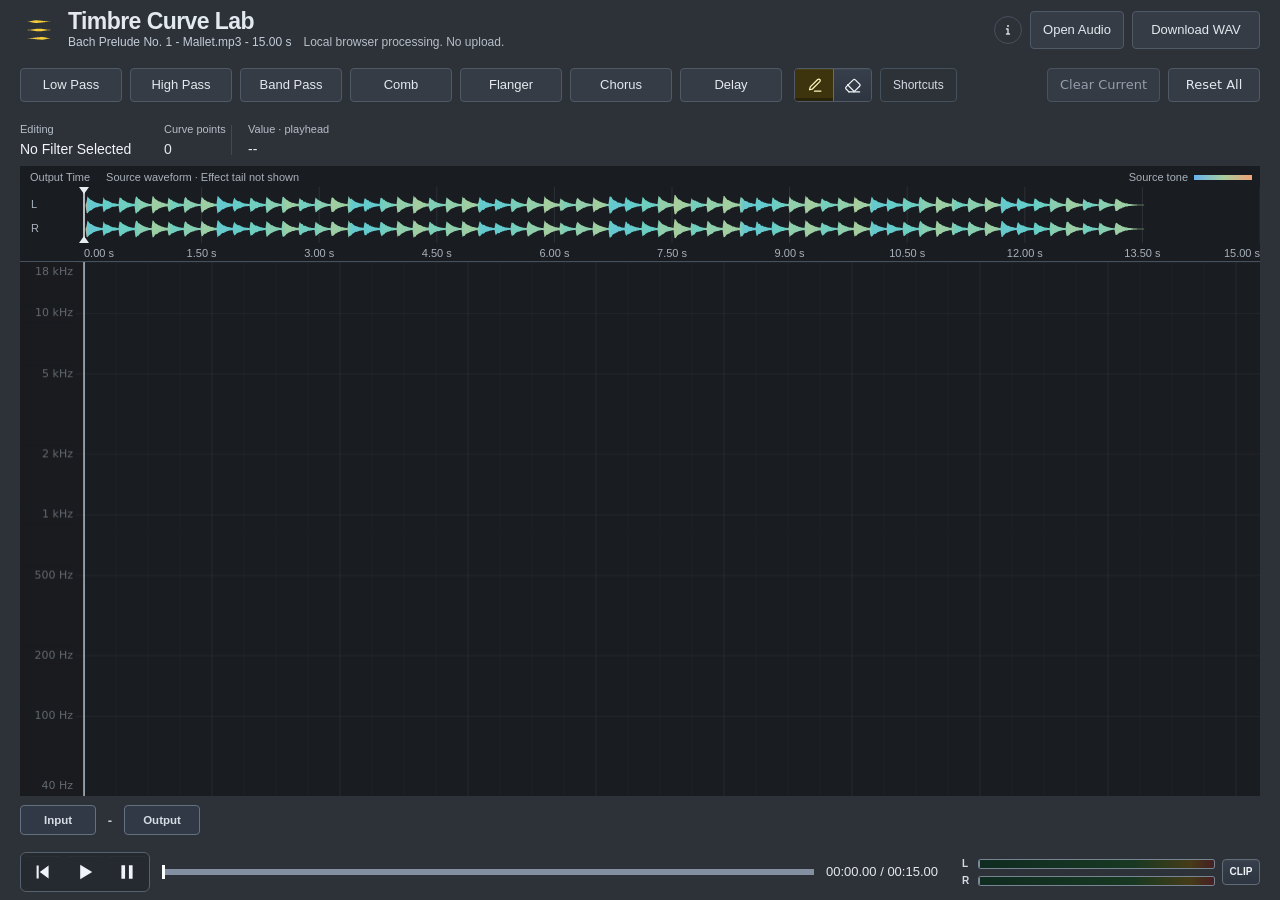
<file: index.html>
<!doctype html>
<html lang="en">
  <head>
    <meta charset="utf-8">
    <meta name="viewport" content="width=device-width, initial-scale=1">
    <title>Timbre Curve Lab</title>
    <link rel="icon" type="image/svg+xml" href="assets/identity/timbre-micro.svg?v=hub-v0.10">
    <link rel="stylesheet" href="assets/identity/tokens.css?v=hub-v0.10">
    <link rel="stylesheet" href="src/styles.css?v=20261018-chain-insert2">
    <link rel="stylesheet" href="src/common-transport.css?v=20261013-1">
    <link rel="stylesheet" href="src/curve-actions.css?v=20261014-family1">
    <link rel="stylesheet" href="src/file-help.css?v=20261014-family1">
    <link rel="stylesheet" href="src/parameter-help.css?v=20261014-family1">
    <link rel="stylesheet" href="src/studio-theme.css?v=20261015-family1">
    <link rel="stylesheet" href="src/button-states.css?v=20261015-2">
  <link rel="stylesheet" href="src/value-strip.css?v=20261015-1">
  <link rel="stylesheet" href="src/functional-surfaces.css?v=20261015-timbre8">
    <link rel="stylesheet" href="src/transport-polish.css?v=20261015-2">
  <link rel="stylesheet" href="src/transport-surface.css?v=20261015-2">
  <link rel="stylesheet" href="src/brand-layout.css?v=20261015-1">
    <link rel="stylesheet" href="src/readout-layout.css?v=20261028-toolbar-engine1">
    <link rel="stylesheet" href="src/header-rhythm.css?v=20261015-1">
    <link rel="stylesheet" href="src/typography.css?v=20261015-family1">
  <link rel="stylesheet" href="src/quiet-ui.css?v=20261023-family1">
    <link rel="stylesheet" href="src/refined-ui.css?v=20261026-graphite1">
</head>
  <body>
    <main class="app">
      <header class="topbar">
        <div class="brand">
          <img class="brandMark" src="assets/identity/timbre-symbol.svg?v=hub-v0.10" width="48" height="48" alt="" aria-hidden="true">
          <div class="brandCopy">
            <h1><span>Timbre </span><span class="brandAccent">Curve Lab</span></h1>
            <p class="tagline">Draw filter color onto sound.</p>
            <p class="statusLine"><span id="fileStatus">No audio loaded</span><span class="privacyNote">Local browser processing. No upload.</span></p>

          </div>
        </div>
        <div class="transport">
          <details id="fileHelp" class="fileHelp">
            <summary aria-label="Audio file and export information" title="Audio file and export information"><svg width="16" height="16" viewBox="0 0 16 16" fill="none" aria-hidden="true"><circle cx="8" cy="4" r="1" fill="currentColor"/><path d="M6.5 7h1.5v5m-1.5 0h3" stroke="currentColor" stroke-width="1.4" stroke-linecap="round" stroke-linejoin="round"/></svg></summary>
            <div class="fileHelpPanel">
              <strong>Files &amp; export</strong>
              <dl>
                <dt>Input</dt><dd>WAV, MP3 recommended.</dd>
                <dt>AIFF</dt><dd>Mono/stereo 16/24-bit PCM (8–192 kHz), converted locally on import. AIFF-C is not supported.</dd>
                <dt>AIFF limits</dt><dd>128 MiB file / converted WAV; 192 MiB decoded audio. Other formats depend on browser memory.</dd>
                <dt>Output</dt><dd>Source up to 3 min, plus effect tail · Stereo · 48 kHz / 24-bit WAV.</dd>
                <dt>Processing</dt><dd>Timbre Filter</dd>
              </dl>
              <p>Short excerpts recommended. Use one Lab at a time for heavy processing.</p>
            </div>
          </details>
          <label class="fileButton">
            Open Audio
            <input id="fileInput" type="file" accept="audio/*,.aif,.aiff,.aifc">
          </label>
          <span class="exportStatus" role="status" aria-label="Export status" hidden><strong id="downloadReadout"></strong></span>
<button id="downloadButton" type="button" disabled title="Source up to 3 min, plus effect tail · Stereo · 48 kHz / 24-bit WAV.">Download WAV</button>
        </div>
      </header>

      <section class="editor">
        <div class="effectBar">
          <div class="effectChain" aria-label="Effect chain">
            <button id="lowpassMode" class="effectModule lowpassModule" type="button" data-parameter-help aria-describedby="lowpassModeHelp">Low Pass</button>
            <button id="highpassMode" class="effectModule highpassModule" type="button" data-parameter-help aria-describedby="highpassModeHelp">High Pass</button>
            <button id="bandpassMode" class="effectModule bandpassModule" type="button" data-parameter-help aria-describedby="bandpassModeHelp">Band Pass</button>
            <button id="combMode" class="effectModule combModule" type="button" data-parameter-help aria-describedby="combModeHelp">Comb</button>
            <button id="flangerMode" class="effectModule flangerModule" type="button" data-parameter-help aria-describedby="flangerModeHelp">Flanger</button>
            <button id="chorusMode" class="effectModule chorusModule" type="button" data-parameter-help aria-describedby="chorusModeHelp">Chorus</button>
            <button id="delayMode" class="effectModule delayModule" type="button" data-parameter-help aria-describedby="delayModeHelp">Delay</button>
            <div class="editingToolGroup">
              <div class="toolToggle" role="group" aria-label="Curve editing tool">
                <button id="penTool" class="active" type="button" aria-label="Pen" aria-pressed="true" title="Pen: add or move points. Shift-drag a point and following points vertically; X stays fixed. Esc cancels the group drag.">
                  <svg xmlns="http://www.w3.org/2000/svg" width="17" height="17" viewBox="0 0 24 24" fill="none" stroke="currentColor" stroke-width="2" stroke-linecap="round" stroke-linejoin="round" aria-hidden="true"><path d="M12 20h9"/><path d="M16.5 3.5a2.121 2.121 0 0 1 3 3L9 17l-4 1 1-4Z"/></svg>
                </button>
                <button id="eraserTool" type="button" aria-label="Eraser" aria-pressed="false" title="Eraser: click a point to delete. Mac: Option-click; PC: Ctrl-click">
                  <svg xmlns="http://www.w3.org/2000/svg" width="17" height="17" viewBox="0 0 24 24" fill="none" stroke="currentColor" stroke-width="2" stroke-linecap="round" stroke-linejoin="round" aria-hidden="true"><path d="m7 21-4-4a2 2 0 0 1 0-3L13 4a2 2 0 0 1 3 0l6 6a2 2 0 0 1 0 3l-8 8"/><path d="M22 21H7"/><path d="m5 11 9 9"/></svg>
                </button>
              </div>
              <details id="shortcutHelp" class="fileHelp shortcutHelp">
                <summary title="Existing shortcuts by editing area">Shortcuts</summary>
                <div class="fileHelpPanel" aria-label="Keyboard shortcuts"><strong>Keyboard shortcuts</strong><h3>Curve editing</h3><dl><dt>Shift-drag</dt><dd>Move this and following points vertically. X stays fixed.</dd><dt>Option-click</dt><dd>Mac: delete a point. PC: Ctrl-click. Endpoints stay protected.</dd><dt>Esc</dt><dd>Cancel the pending Shift group drag.</dd></dl><h3>Effect chain · effect block focused</h3><dl><dt>Option/Alt + ← / →</dt><dd>Move the focused effect earlier or later in the chain.</dd></dl><h3>Playback</h3><dl><dt>Space</dt><dd>Play/pause outside inputs, selectors and help.</dd><dt>← / →</dt><dd>Source waveform guide focused: seek 1 s; Shift: 0.1 s. Home / End: boundaries.</dd></dl><p>Values describe the current Preview/playhead, not a selected point. Effect enabled and currently edited are separate states. Esc closes this guide.</p></div>
              </details>
            </div>
          </div>
          <div class="curveActions">
            <button id="clearCurveButton" type="button">Clear Current</button>
            <button id="resetButton" type="button">Reset All</button>
          </div>
        </div>
        <div id="parameterBar" class="parameterBar" aria-label="Effect parameters" hidden>
          <button id="bandpassCenterParam" class="parameterButton wideParameter" type="button" data-parameter-help aria-describedby="bandpassCenterParamHelp">Center Frequency</button>
          <button id="bandpassWidthParam" class="parameterButton" type="button" data-parameter-help aria-describedby="bandpassWidthParamHelp">Width</button>
          <button id="combDelayParam" class="parameterButton wideParameter" type="button" data-parameter-help aria-describedby="combDelayParamHelp">Delay Time</button>
          <button id="combFeedbackParam" class="parameterButton" type="button" data-parameter-help aria-describedby="combFeedbackParamHelp">Feedback</button>
          <button id="combMixParam" class="parameterButton" type="button" data-parameter-help aria-describedby="combMixParamHelp">Amount</button>
          <button id="flangerDelayParam" class="parameterButton wideParameter" type="button" data-parameter-help aria-describedby="flangerDelayParamHelp">Delay Time</button>
          <button id="flangerDepthParam" class="parameterButton" type="button" data-parameter-help aria-describedby="flangerDepthParamHelp">Depth</button>
          <button id="flangerRateParam" class="parameterButton" type="button" data-parameter-help aria-describedby="flangerRateParamHelp">Rate</button>
          <button id="flangerFeedbackParam" class="parameterButton" type="button" data-parameter-help aria-describedby="flangerFeedbackParamHelp">Feedback</button>
          <button id="flangerMixParam" class="parameterButton" type="button" data-parameter-help aria-describedby="flangerMixParamHelp">Mix</button>
          <button id="chorusDelayParam" class="parameterButton wideParameter" type="button" data-parameter-help aria-describedby="chorusDelayParamHelp">Delay Time</button>
          <button id="chorusDepthParam" class="parameterButton" type="button" data-parameter-help aria-describedby="chorusDepthParamHelp">Depth</button>
          <button id="chorusRateParam" class="parameterButton" type="button" data-parameter-help aria-describedby="chorusRateParamHelp">Rate</button>
          <button id="chorusMixParam" class="parameterButton" type="button" data-parameter-help aria-describedby="chorusMixParamHelp">Mix</button>
          <button id="delayTimeParam" class="parameterButton wideParameter" type="button" data-parameter-help aria-describedby="delayTimeParamHelp">Delay Time</button>
          <button id="delayFeedbackParam" class="parameterButton" type="button" data-parameter-help aria-describedby="delayFeedbackParamHelp">Feedback</button>
          <button id="delayMixParam" class="parameterButton" type="button" data-parameter-help aria-describedby="delayMixParamHelp">Mix</button>
        </div>
        <div id="parameterLegend" class="parameterLegend" aria-label="Current parameter ranges"></div>
        <div class="panel currentValues contextReadouts" aria-label="Current parameter values">
          <div class="readout primaryReadout"><span>Editing</span><strong id="modeReadout">Low Pass</strong></div>
          <div class="readout editContextEnd"><span>Curve points</span><strong id="pointsReadout">2</strong></div>
          <div class="readout"><span id="valueBasisLabel" title="Playing: Preview engine value. Stopped: curve target or effective-depth value at the output playhead. Not the selected point.">Value · playhead</span><strong id="cutoffReadout" title="Playing: preview engine value. Stopped: curve target at the playhead.">1.0 kHz</strong></div>
        </div>
        <div class="outputWaveFrame">
          <canvas id="outputWaveCanvas" width="1400" height="96" role="slider" tabindex="0"
            aria-label="Output time position on the original source waveform. Click or drag to seek; effect tails are not shown"
            aria-valuemin="0" aria-valuemax="100" aria-valuenow="0" aria-disabled="true"
            title="Source waveform, not processed audio. Color: blue (lower-frequency character) to peach (higher-frequency character). Delay tails are not shown. Click or drag to seek."></canvas>
        </div>
        <div class="canvasFrame">
          <canvas id="waveCanvas" width="1400" height="620" aria-label="Curve editor. Click to add or drag to move. Shift-drag a point and following points vertically with X fixed. Esc cancels. Mac Option-click deletes; PC Ctrl-click."></canvas>
        </div>


        <div id="chainDiagram" class="chainDiagram" aria-label="Current effect order"></div>
      </section>

      <footer class="playbackBar" aria-label="Playback and output monitoring">
        <div class="bottomTransport" aria-label="Transport controls">
          <button id="rewindButton" type="button" aria-label="Return to start" title="Return to start" disabled></button>
          <button id="playButton" type="button" aria-label="Play" title="Play · Space" disabled>Play</button>
          <button id="stopButton" type="button" aria-label="Pause" title="Pause · Space" disabled>Pause</button>
        </div>
        <input id="playbackScrubber" type="range" min="0" max="1" step="0.0001" value="0" aria-label="Output playback position" disabled>
        <output id="timeStatus" aria-live="off">00:00.00 / 00:00.00</output>
        <section class="outputMeter" aria-label="Stereo output level">
          <div class="meterChannels">
            <div class="meterRow" data-meter-channel="0">
              <span class="meterChannelLabel">L</span>
              <div class="meterTrack" aria-hidden="true">
                <div class="meterRms"></div>
                <div class="meterPeak"></div>
                <div class="meterHold"></div>
              </div>
              <span class="meterValue">-∞</span>
            </div>
            <div class="meterRow" data-meter-channel="1">
              <span class="meterChannelLabel">R</span>
              <div class="meterTrack" aria-hidden="true">
                <div class="meterRms"></div>
                <div class="meterPeak"></div>
                <div class="meterHold"></div>
              </div>
              <span class="meterValue">-∞</span>
            </div>
          </div>
          <button id="meterClipButton" class="meterClip" type="button" aria-pressed="false" title="Clear the held clip indicator">CLIP</button>
        </section>
      </footer>
    </main>

    <script src="src/file-help.js?v=20261028-family-guide1" type="module"></script>
    <script src="src/app.js?v=20261029-input-validation1" type="module"></script>
  <div id="lowpassModeHelp" class="parameterHelp" role="tooltip" hidden><strong>Low Pass · 40 Hz–18 kHz</strong><span>Set the cutoff frequency. Attenuates frequencies above it. The upper limit is reduced at lower processing sample rates.</span><span class="helpState"></span></div>
<div id="highpassModeHelp" class="parameterHelp" role="tooltip" hidden><strong>High Pass · 40 Hz–18 kHz</strong><span>Set the cutoff frequency. Attenuates frequencies below it. The upper limit is reduced at lower processing sample rates.</span><span class="helpState"></span></div>
<div id="bandpassModeHelp" class="parameterHelp" role="tooltip" hidden><strong>Band Pass</strong><span>Keep a band around the center frequency. Edit Center Frequency and Width separately.</span><span class="helpState"></span></div>
<div id="combModeHelp" class="parameterHelp" role="tooltip" hidden><strong>Comb</strong><span>Combine the original with a delayed, recirculating signal for resonant comb filtering.</span><span class="helpState"></span></div>
<div id="flangerModeHelp" class="parameterHelp" role="tooltip" hidden><strong>Flanger</strong><span>Sweep a short delay to create moving comb-filter notches. Edit delay, depth, rate, feedback and mix.</span><span class="helpState"></span></div>
<div id="chorusModeHelp" class="parameterHelp" role="tooltip" hidden><strong>Chorus</strong><span>Modulate delayed voices to thicken the sound. Edit delay, depth, rate and mix.</span><span class="helpState"></span></div>
<div id="delayModeHelp" class="parameterHelp" role="tooltip" hidden><strong>Delay</strong><span>Create repeating echoes. Edit delay time, feedback and mix.</span><span class="helpState"></span></div>
<div id="bandpassCenterParamHelp" class="parameterHelp" role="tooltip" hidden><strong>Center Frequency · 40 Hz–18 kHz</strong><span>Move the center of the band-pass filter. The upper limit is reduced at lower processing sample rates.</span><span class="helpState"></span></div>
<div id="bandpassWidthParamHelp" class="parameterHelp" role="tooltip" hidden><strong>Width · 0–100%</strong><span>Widen the pass band: 0% is narrow (Q 12), 100% is wide (Q 0.5). The filter remains active at every width.</span><span class="helpState"></span></div>
<div id="combDelayParamHelp" class="parameterHelp" role="tooltip" hidden><strong>Comb Delay · 0.5–100 ms</strong><span>Set the delay that determines the spacing of comb resonances.</span><span class="helpState"></span></div>
<div id="combFeedbackParamHelp" class="parameterHelp" role="tooltip" hidden><strong>Comb Feedback · 0–0.95</strong><span>Return part of the delayed signal into the delay. Higher values sustain resonances longer.</span><span class="helpState"></span></div>
<div id="combMixParamHelp" class="parameterHelp" role="tooltip" hidden><strong>Comb Amount · 0–100%</strong><span>0% is the original signal. 100% is the comb-filtered signal, which itself includes original and delayed sound.</span><span class="helpState"></span></div>
<div id="flangerDelayParamHelp" class="parameterHelp" role="tooltip" hidden><strong>Flanger Delay · 0.5–10 ms</strong><span>Set the center delay for the modulation sweep.</span><span class="helpState"></span></div>
<div id="flangerDepthParamHelp" class="parameterHelp" role="tooltip" hidden><strong>Flanger Depth · 0–10 ms</strong><span>Requested sweep depth. Effective depth is limited to Delay minus 0.25 ms.</span><span class="helpState"></span></div>
<div id="flangerRateParamHelp" class="parameterHelp" role="tooltip" hidden><strong>Flanger Rate · 0.02–5 Hz</strong><span>Set how many modulation cycles occur each second.</span><span class="helpState"></span></div>
<div id="flangerFeedbackParamHelp" class="parameterHelp" role="tooltip" hidden><strong>Flanger Feedback · 0–0.85</strong><span>Recirculate delayed sound to strengthen the resonant sweep.</span><span class="helpState"></span></div>
<div id="flangerMixParamHelp" class="parameterHelp" role="tooltip" hidden><strong>Flanger Mix · 0–100%</strong><span>Balance original and delayed sound: 0% original, 100% wet.</span><span class="helpState"></span></div>
<div id="chorusDelayParamHelp" class="parameterHelp" role="tooltip" hidden><strong>Chorus Delay · 10–35 ms</strong><span>Set the base delay of the chorus voices.</span><span class="helpState"></span></div>
<div id="chorusDepthParamHelp" class="parameterHelp" role="tooltip" hidden><strong>Chorus Depth · 0–20 ms</strong><span>Requested sweep depth. Effective depth is limited to Delay minus 5 ms.</span><span class="helpState"></span></div>
<div id="chorusRateParamHelp" class="parameterHelp" role="tooltip" hidden><strong>Chorus Rate · 0.02–3 Hz</strong><span>Set the chorus modulation speed in cycles per second.</span><span class="helpState"></span></div>
<div id="chorusMixParamHelp" class="parameterHelp" role="tooltip" hidden><strong>Chorus Mix · 0–100%</strong><span>Balance original and chorus sound: 0% original, 100% wet.</span><span class="helpState"></span></div>
<div id="delayTimeParamHelp" class="parameterHelp" role="tooltip" hidden><strong>Delay Time · 100 ms–1.5 s</strong><span>Set the interval between echoes.</span><span class="helpState"></span></div>
<div id="delayFeedbackParamHelp" class="parameterHelp" role="tooltip" hidden><strong>Delay Feedback · 0–0.85</strong><span>Set how much delayed sound repeats through the delay.</span><span class="helpState"></span></div>
<div id="delayMixParamHelp" class="parameterHelp" role="tooltip" hidden><strong>Delay Mix · 0–100%</strong><span>Balance original and echoes: 0% original, 100% wet.</span><span class="helpState"></span></div>
<script type="module" src="src/parameter-help.js?v=20261014-family1"></script>
<script src="src/value-details.js?v=20261015-1" type="module"></script>
</body>
</html>
</file>
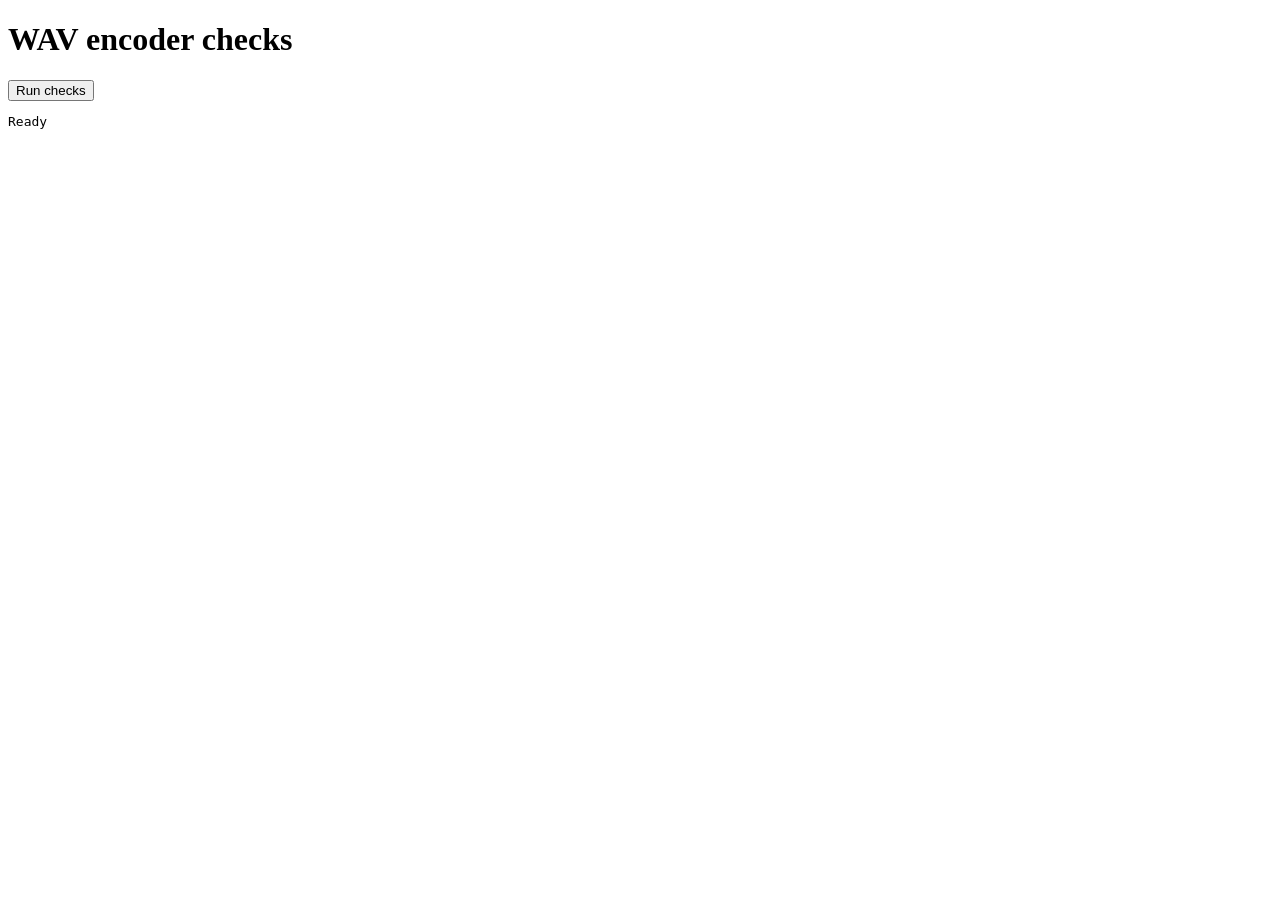
<file: tests/browser-wav-encoder.html>
<!doctype html><meta charset="utf-8"><title>WAV encoder checks</title><h1>WAV encoder checks</h1><button id="run">Run checks</button><pre id="result">Ready</pre><script type="module">
import {runEncoderTests} from './wav-encoder-suite.js';
document.querySelector('#run').onclick=async()=>{document.querySelector('#result').textContent='Running';try{const rows=await runEncoderTests();document.querySelector('#result').textContent='PASS '+rows.length+' checks\n'+rows.join('\n');}catch(e){document.querySelector('#result').textContent='FAIL '+e.stack;}};
</script>
</file>
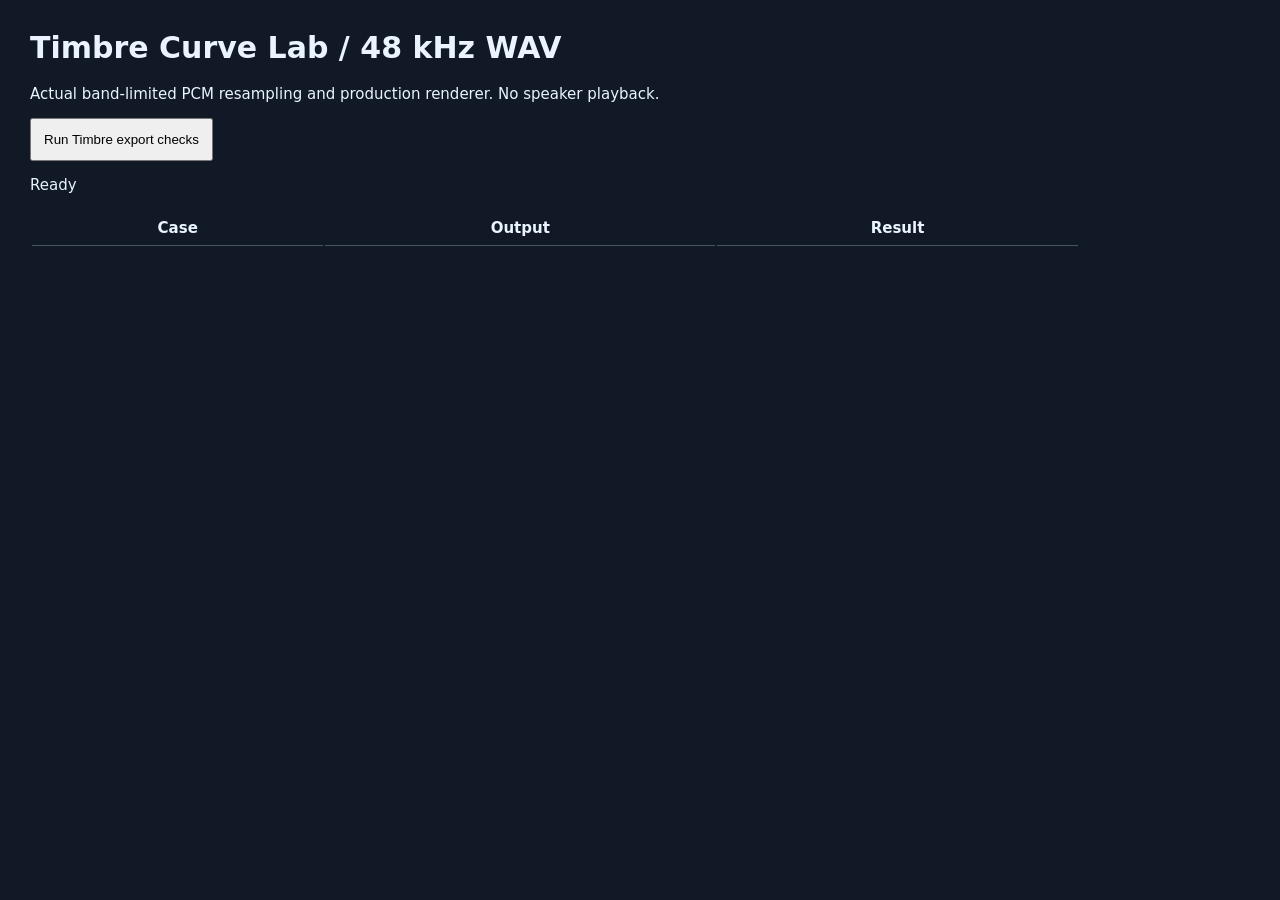
<file: tests/browser-wav-output.html>
<!doctype html><meta charset="utf-8"><title>Timbre 48 kHz WAV verification</title>
<style>body{font:15px system-ui;max-width:1050px;margin:30px;background:#101925;color:#eaf3ff}button{padding:12px}td,th{padding:8px;border-bottom:1px solid #456}table{width:100%}pre{white-space:pre-wrap}</style>
<h1>Timbre Curve Lab / 48 kHz WAV</h1><p>Actual band-limited PCM resampling and production renderer. No speaker playback.</p><button id="run">Run Timbre export checks</button><p id="status">Ready</p><table><thead><tr><th>Case</th><th>Output</th><th>Result</th></tr></thead><tbody id="rows"></tbody></table><pre id="results"></pre><script type="module" src="./browser-wav-output.js"></script>
</file>
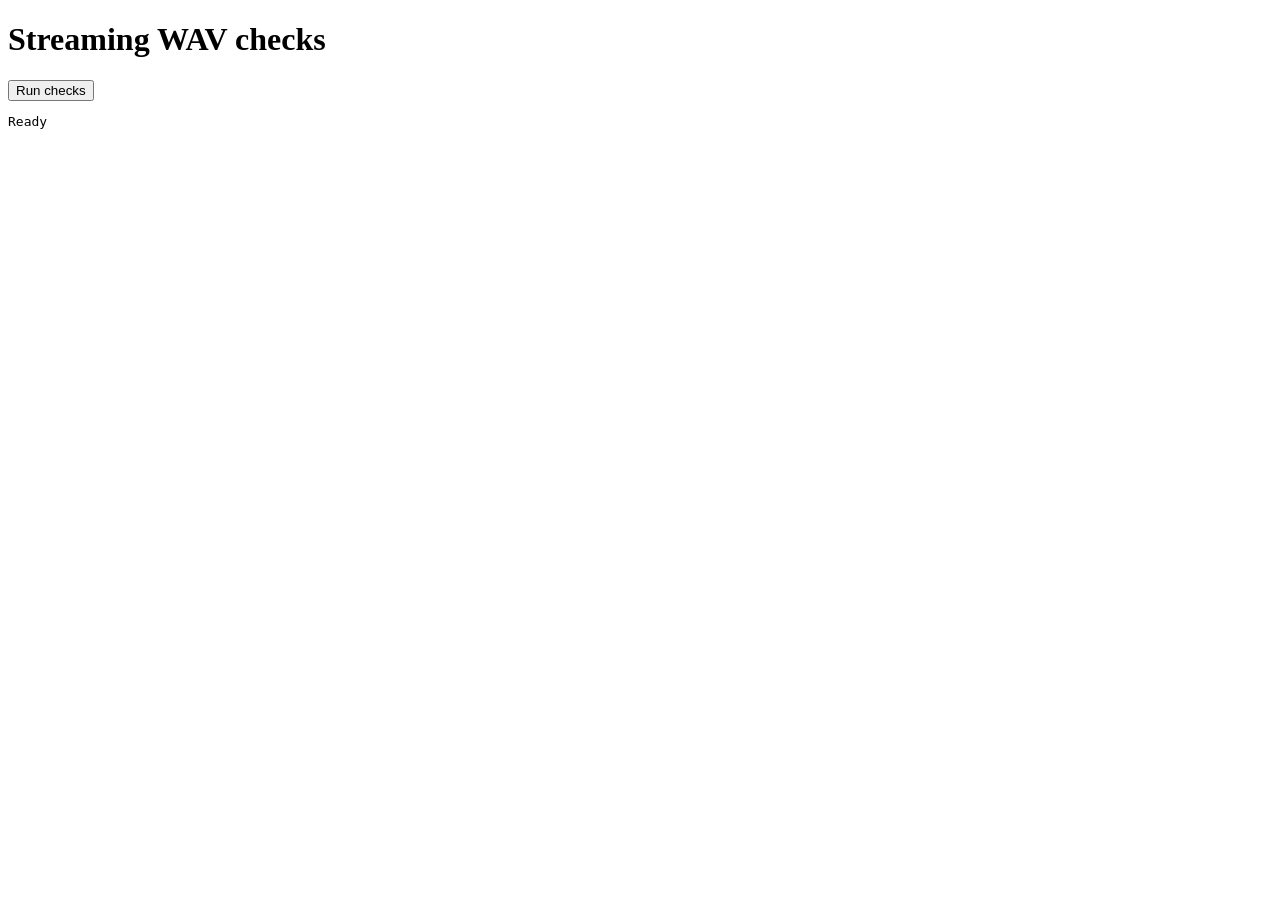
<file: tests/browser-wav-stream.html>
<!doctype html><meta charset="utf-8"><title>Streaming WAV checks</title><h1>Streaming WAV checks</h1><button id="run">Run checks</button><pre id="result">Ready</pre><script type="module">import {runStreamingTests} from './wav-stream-suite.js?v=20261006-stream-02';document.querySelector('#run').onclick=async()=>{const e=document.querySelector('#result');e.textContent='Running';try{const rows=await runStreamingTests();e.textContent='PASS '+rows.length+' checks\n'+rows.join('\n');}catch(err){e.textContent='FAIL '+err.stack;}};</script>
</file>
<file: assets/identity/tokens.css>
/* Pinned Hub v0.10 palette. Update from palette.json together. */
:root {
  --curve-lab-audio: #459BFF;
  --curve-lab-timbre: #F4CB38;
  --curve-lab-space: #A982FF;
  --curve-lab-granular: #EF4FA4;
  --curve-lab-spectral: #FF7047;
  --curve-lab-oscillator: #28CDB0;
}
</file>
<file: src/styles.css>
:root {
  color-scheme: dark;
  --cl-bg: #07111c;
  --cl-bg-deep: #050b12;
  --cl-surface: #0d1b29;
  --cl-surface-raised: #122438;
  --cl-surface-hover: #182f46;
  --cl-surface-active: #1b3751;
  --cl-border: #203a52;
  --cl-border-strong: #345672;
  --cl-text: #e8f0f6;
  --cl-text-secondary: #aabccc;
  --cl-text-muted: #71889b;
  --cl-accent: var(--curve-lab-timbre);
  --cl-accent-hover: #f7d972;
  --cl-focus: #f9e49b;
  --cl-danger: #e35d80;
  --cl-meter-green: #20d45b;
  --cl-meter-yellow: #f2d31b;
  --cl-meter-orange: #f28c18;
  --cl-meter-red: #e44747;
  --cl-meter-hold: #f4f7f9;
  --cl-radius-sm: 4px;
  --cl-radius-md: 6px;
  --cl-radius-lg: 8px;
  --cl-space-1: 4px;
  --cl-space-2: 8px;
  --cl-space-3: 12px;
  --cl-space-4: 16px;
  --cl-space-6: 24px;
  --cl-control-height: 38px;
  --cl-toolbar-height: 54px;
  --bg: var(--cl-bg);
  --surface: var(--cl-surface);
  --surface-strong: var(--cl-surface-raised);
  --line: var(--cl-border);
  --text: var(--cl-text);
  --muted: var(--cl-text-muted);
  --mint: #6de0c0;
  --top-accent: #6fa8dc;
  --top-accent-soft: #8bbce6;
  --red: #eb6f75;
  --purple: #b887f4;
  --gold: #f2b705;
  --danger: var(--cl-danger);
  font-family: system-ui, -apple-system, BlinkMacSystemFont, "Segoe UI", sans-serif;
  background: var(--cl-bg-deep);
  color: var(--cl-text);
}

* {
  box-sizing: border-box;
}

body {
  margin: 0;
  min-height: 100vh;
  min-height: 100dvh;
  overflow: auto;
  background: var(--cl-bg-deep);
}

button,
input {
  font: inherit;
}

.app {
  display: grid;
  grid-template-columns: minmax(0, 1fr);
  grid-template-rows: auto auto auto;
  align-content: start;
  min-height: 100vh;
  min-height: 100dvh;
  padding-bottom: 118px;
  padding-bottom: calc(118px + env(safe-area-inset-bottom, 0px));
}

.topbar {
  grid-column: 1 / -1;
  display: grid;
  grid-template-columns: minmax(330px, 1fr) auto;
  align-items: center;
  gap: var(--cl-space-6);
  padding: 18px var(--cl-space-6);
  border-bottom: 1px solid rgba(52, 86, 114, 0.72);
  background: #08131e;
}

.brand {
  display: grid;
  grid-template-columns: 48px minmax(0, 1fr);
  align-items: center;
  gap: var(--cl-space-3);
  min-width: 0;
}

.brandMark {
  width: 48px;
  height: 48px;
  display: block;
  object-fit: contain;
}

.brandCopy {
  min-width: 0;
}

.brand h1 {
  margin: 0;
  font-size: 25px;
  font-weight: 720;
  line-height: 1.05;
  letter-spacing: 0;
}

.brandAccent {
  color: var(--cl-accent);
}

.brand p {
  margin: 0;
}

.tagline {
  margin-top: var(--cl-space-1);
  color: var(--cl-text-secondary);
  font-size: 13px;
  line-height: 1.35;
}

.statusLine {
  display: flex;
  gap: 5px var(--cl-space-3);
  flex-wrap: wrap;
  margin-top: 3px;
  color: var(--cl-text-muted);
  font-size: 11.5px;
  line-height: 1.35;
}

.privacyNote {
  color: #77b7aa;
}

.formatNote {
  margin-top: 2px;
  color: #60798d;
  font-size: 10.5px;
  line-height: 1.35;
}

.transport {
  display: flex;
  align-items: center;
  justify-self: end;
  gap: var(--cl-space-2);
  flex-wrap: wrap;
}

button,
.fileButton {
  min-width: 74px;
  height: var(--cl-control-height);
  border: 1px solid var(--cl-border);
  background: var(--cl-surface-raised);
  color: var(--cl-text-secondary);
  border-radius: var(--cl-radius-md);
  display: inline-flex;
  align-items: center;
  justify-content: center;
  padding: 0 14px;
  font-size: 13px;
  font-weight: 620;
  line-height: 1;
  cursor: pointer;
  text-decoration: none;
  white-space: nowrap;
}

button:hover,
.fileButton:hover {
  border-color: var(--cl-border-strong);
  background: var(--cl-surface-hover);
  color: var(--cl-text);
}

button:focus-visible,
.fileButton:focus-within {
  outline: 2px solid var(--cl-focus);
  outline-offset: 2px;
}

button:active:not(:disabled),
.fileButton:active {
  background: var(--cl-surface-active);
}

#downloadButton {
  min-width: 128px;
  border-color: var(--cl-accent);
  background: color-mix(in srgb, var(--cl-accent) 38%, var(--cl-bg));
  color: #f4fbff;
}

#downloadButton:hover {
  border-color: var(--cl-accent-hover);
  background: color-mix(in srgb, var(--cl-accent) 45%, var(--cl-bg));
}

#stopButton {
  border-color: #784054;
  color: #f09ab1;
}

#stopButton:hover {
  border-color: var(--cl-danger);
  background: #321d2a;
  color: #ffc0d0;
}

#clearCurveButton {
  border-color: #4c4f5d;
}

button:disabled {
  opacity: 0.42;
  cursor: default;
}


.fileButton input {
  position: absolute;
  width: 1px;
  height: 1px;
  padding: 0;
  margin: -1px;
  overflow: hidden;
  clip-path: inset(50%);
  white-space: nowrap;
  border: 0;
}

.editor {
  min-width: 0;
  min-height: 0;
  padding: var(--cl-space-4);
  display: grid;
  align-content: start;
  gap: var(--cl-space-3);
}

.parameterLegend {
  display: flex;
  align-items: center;
  min-height: 22px;
  gap: var(--cl-space-4);
  min-width: 0;
  overflow-x: auto;
  color: var(--cl-text-muted);
  font-size: 11.5px;
  font-weight: 650;
  line-height: 1;
  white-space: nowrap;
}

.legendItem {
  flex: 0 0 auto;
  display: inline-flex;
  align-items: center;
  gap: 8px;
}

.legendSwatch {
  width: 24px;
  height: 3px;
  border-radius: 999px;
}

.canvasFrame {
  min-width: 0;
  overflow: hidden;
  border: 1px solid var(--cl-border-strong);
  border-radius: var(--cl-radius-lg);
  background: #0c1f31;
}

.outputWaveFrame {
  min-width: 0;
  overflow: hidden;
  border: 1px solid var(--cl-border-strong);
  border-radius: var(--cl-radius-lg);
  background: #0c1f31;
}

#outputWaveCanvas {
  display: block;
  width: 100%;
  height: 96px;
  background: #0c1f31;
  cursor: ew-resize;
  touch-action: none;
}

#outputWaveCanvas[aria-disabled="true"] {
  cursor: default;
}

#outputWaveCanvas:focus-visible {
  outline: 2px solid var(--cl-focus);
  outline-offset: -3px;
}

#waveCanvas {
  /* The renderer sets inline dimensions; CSS owns the visible responsive workspace. */
  width: 100% !important;
  height: clamp(220px, calc(100vh - 575px), 620px) !important;
  height: clamp(220px, calc(100dvh - 575px), 620px) !important;
  display: block;
  background: #0c1f31;
  cursor: crosshair;
}

#waveCanvas.eraseMode {
  cursor: url("eraser-cursor.svg") 5 25, crosshair;
}

.parameterBar:not([hidden]) ~ .canvasFrame #waveCanvas {
  height: clamp(215px, calc(100vh - 566px), 620px) !important;
  height: clamp(215px, calc(100dvh - 566px), 620px) !important;
}

.chainLabel {
  color: var(--cl-text-muted);
  font-size: 10px;
  font-weight: 700;
  text-transform: uppercase;
  line-height: 1;
  padding: 1px 4px 0;
}

.chainDiagram {
  display: flex;
  align-items: center;
  gap: var(--cl-space-2);
  min-width: 0;
  overflow-x: auto;
  padding: var(--cl-space-2) var(--cl-space-3);
  border: 1px solid var(--cl-border);
  border-radius: var(--cl-radius-lg);
  background: #0a1724;
}

.chainTerminal {
  flex: 0 0 auto;
  min-width: 76px;
  height: 30px;
  border: 1px solid var(--cl-border-strong);
  border-radius: var(--cl-radius-md);
  display: inline-flex;
  align-items: center;
  justify-content: center;
  color: var(--cl-text-secondary);
  background: var(--cl-surface-raised);
  font-size: 11.5px;
  font-weight: 650;
}

.chainConnector {
  flex: 0 0 auto;
  color: var(--cl-text-muted);
  font-size: 13px;
  font-weight: 700;
  line-height: 1;
  user-select: none;
}

.chainBlock {
  flex: 0 0 auto;
  cursor: grab;
  transition: transform 140ms ease, opacity 140ms ease;
}

.chainBlock:active {
  cursor: grabbing;
}

.chainBlock.dragging {
  opacity: 0.45;
  transform: scale(0.98);
}

.flangerModule.enabled,
.flangerModule.active {
  border-color: var(--purple);
  background: #2c243c;
}

.chorusModule.enabled,
.chorusModule.active {
  border-color: var(--mint);
  background: #18342f;
}

.delayModule.enabled,
.delayModule.active {
  border-color: var(--gold);
  background: #302704;
}

.effectBar {
  min-height: var(--cl-toolbar-height);
  display: flex;
  align-items: center;
  justify-content: space-between;
  gap: var(--cl-space-3);
  flex-wrap: wrap;
  padding: var(--cl-space-2) var(--cl-space-3);
  border: 1px solid var(--cl-border);
  border-radius: var(--cl-radius-lg);
  background: var(--cl-surface);
  color: var(--cl-text-muted);
  font-size: 11.5px;
}

.curveActions {
  justify-content: flex-end;
  padding-left: var(--cl-space-3);
  border-left: 1px solid var(--cl-border-strong);
}

.effectChain,
.curveActions,
.parameterBar {
  display: flex;
  align-items: center;
  gap: var(--cl-space-2);
  flex-wrap: wrap;
}

.toolToggle {
  display: inline-flex;
  height: 34px;
  margin-left: var(--cl-space-1);
  border: 1px solid #2d4a61;
  border-radius: var(--cl-radius-md);
  overflow: hidden;
}

.effectBar .toolToggle button {
  width: 38px;
  min-width: 38px;
  height: 32px;
  padding: 0;
  border: 0;
  border-radius: 0;
  background: #102236;
  color: #9fb5c6;
}

.effectBar .toolToggle button + button {
  border-left: 1px solid #2d4a61;
}

.effectBar .toolToggle button.active {
  background: #3d340d;
  color: #fff4bd;
}

.effectBar .toolToggle button:focus-visible {
  outline: 2px solid var(--cl-focus);
  outline-offset: -2px;
}

.effectModule {
  min-width: 102px;
  height: 34px;
  border-width: 1px;
  border-color: #29445b;
  background: #102236;
  color: #8fa6b8;
}

.effectModule.pending {
  opacity: 0.58;
}

.effectModule.enabled {
  color: #fff4f2;
}

.lowpassModule.enabled {
  border-color: #6fa8dc;
  background: #1d2c3a;
}

.highpassModule.enabled {
  border-color: #eb6f75;
  background: #3a2024;
}

.bandpassModule.enabled {
  border-color: #8fcf7a;
  background: #203323;
}

.combModule.enabled {
  border-color: #d4bd72;
  background: #302d1f;
}

.flangerModule.enabled {
  border-color: #6de0c0;
  background: #17342f;
}

.chorusModule.enabled {
  border-color: #d99058;
  background: #35281f;
}

.delayModule.enabled {
  border-color: #b887f4;
  background: #2f2540;
}

.curveMode {
  border-color: #39464d;
}

#clearCurveButton,
#resetButton {
  min-width: 92px;
  height: 34px;
  color: var(--cl-text-secondary);
}

#lowpassMode.active {
  border-color: #6fa8dc;
  background: #1d2c3a;
  color: #edf7ff;
  box-shadow: inset 0 -2px 0 #6fa8dc;
}

#highpassMode.active {
  border-color: #eb6f75;
  background: #3a2024;
  color: #ffd0d1;
  box-shadow: inset 0 -2px 0 #eb6f75;
}

#bandpassMode.active {
  border-color: #8fcf7a;
  background: #203323;
  color: #f1ffe8;
  box-shadow: inset 0 -2px 0 #8fcf7a;
}

#combMode.active {
  border-color: #f2b705;
  background: #302704;
  color: #fff3be;
  box-shadow: inset 0 -2px 0 #f2b705;
}

#flangerMode.active {
  border-color: #6de0c0;
  background: #17342f;
  color: #d6fff5;
  box-shadow: inset 0 -2px 0 #6de0c0;
}

#chorusMode.active {
  border-color: #d99058;
  background: #35281f;
  color: #ffe2ca;
  box-shadow: inset 0 -2px 0 #d99058;
}

#delayMode.active {
  border-color: #b887f4;
  background: #2f2540;
  color: #f0e4ff;
  box-shadow: inset 0 -2px 0 #b887f4;
}

#lowpassMode.bypassed,
#highpassMode.bypassed,
#bandpassMode.bypassed,
#combMode.bypassed,
#flangerMode.bypassed,
#chorusMode.bypassed,
#delayMode.bypassed {
  border-color: #29445b;
  background: #102236;
  color: #8fa6b8;
  box-shadow: inset 0 -2px 0 #3a5870;
}

.parameterBar {
  min-height: 34px;
  padding: 0 var(--cl-space-1);
}

.parameterBar[hidden] {
  display: none;
}

.parameterButton {
  min-width: 86px;
  height: 32px;
  border-color: #29445b;
  background: #102236;
  color: #8fa6b8;
}

.parameterButton[hidden] {
  display: none;
}

.wideParameter {
  min-width: 142px;
}

#bandpassCenterParam.active {
  border-color: #8fcf7a;
  background: #203323;
  color: #f1ffe8;
}

#bandpassWidthParam.active {
  border-color: #6fa8dc;
  background: #1d2c3a;
  color: #edf7ff;
}

#combDelayParam.active {
  border-color: #f2b705;
  background: #302704;
  color: #fff3be;
}

#combFeedbackParam.active {
  border-color: #8fcf7a;
  background: #203323;
  color: #f1ffe8;
}

#combMixParam.active {
  border-color: #6fa8dc;
  background: #1d2c3a;
  color: #edf7ff;
}

#flangerDelayParam.active,
#chorusDelayParam.active,
#delayTimeParam.active {
  border-color: #f2b705;
  background: #302704;
  color: #fff3be;
}

#flangerDepthParam.active,
#chorusDepthParam.active {
  border-color: #b887f4;
  background: #2f2540;
  color: #f0e4ff;
}

#flangerRateParam.active {
  border-color: #eb6f75;
  background: #3a2024;
  color: #ffd0d1;
}

#chorusRateParam.active,
#flangerFeedbackParam.active,
#delayFeedbackParam.active {
  border-color: #8fcf7a;
  background: #203323;
  color: #f1ffe8;
}

#flangerMixParam.active,
#chorusMixParam.active,
#delayMixParam.active {
  border-color: #6fa8dc;
  background: #1d2c3a;
  color: #edf7ff;
}

.panel {
  display: grid;
  grid-template-columns: repeat(5, minmax(118px, 1fr));
  gap: 0;
  padding: 10px 12px;
  border: 1px solid var(--cl-border);
  border-radius: var(--cl-radius-lg);
  background: #0a1724;
}

.readout {
  position: relative;
  display: grid;
  grid-template-rows: 13px 17px;
  align-content: center;
  gap: 4px;
  min-width: 0;
  padding: 0 14px;
  color: var(--cl-text-muted);
  font-size: 11px;
  line-height: 1.2;
  text-transform: uppercase;
}

.readout:first-child {
  padding-left: 4px;
}

.readout:not(:last-child)::after {
  position: absolute;
  top: 3px;
  right: 0;
  bottom: 3px;
  width: 1px;
  background: rgba(52, 86, 114, 0.58);
  content: "";
}

.readout strong {
  color: var(--cl-text);
  font-weight: 650;
  font-size: 13px;
  font-variant-numeric: tabular-nums;
  line-height: 1.3;
  overflow: hidden;
  text-overflow: ellipsis;
  text-transform: none;
  white-space: nowrap;
}

.playbackBar {
  position: fixed;
  z-index: 10;
  right: var(--cl-space-4);
  bottom: var(--cl-space-3);
  bottom: max(var(--cl-space-3), env(safe-area-inset-bottom, 0px));
  left: var(--cl-space-4);
  display: grid;
  grid-template-columns: auto minmax(166px, 1fr) minmax(33vw, 38vw);
  align-items: center;
  gap: var(--cl-space-4);
  min-height: 66px;
  margin: 0;
  padding: 10px 12px;
  border: 1px solid var(--cl-border);
  border-radius: var(--cl-radius-lg);
  background: #0a1724;
}

.bottomTransport {
  display: flex;
  align-items: center;
  gap: var(--cl-space-2);
}

.bottomTransport button {
  min-width: 74px;
}

#timeStatus {
  min-width: 166px;
  color: var(--cl-text);
  font-size: 16px;
  font-weight: 680;
  font-variant-numeric: tabular-nums;
  text-align: center;
  white-space: nowrap;
}

.outputMeter {
  display: grid;
  grid-template-columns: auto minmax(140px, 1fr) auto;
  align-items: center;
  gap: var(--cl-space-2);
  min-width: 0;
  padding-left: var(--cl-space-3);
  border-left: 1px solid rgba(52, 86, 114, 0.58);
}

.meterTitle {
  color: var(--cl-text-muted);
  font-size: 10px;
  font-weight: 750;
}

.meterChannels {
  display: grid;
  gap: 5px;
  min-width: 0;
}

.meterRow {
  display: grid;
  grid-template-columns: 11px minmax(90px, 1fr) 34px;
  align-items: center;
  gap: 5px;
}

.meterChannelLabel,
.meterValue {
  color: var(--cl-text-muted);
  font-size: 10px;
  font-weight: 650;
  font-variant-numeric: tabular-nums;
}

.meterValue {
  text-align: right;
}

.meterTrack {
  position: relative;
  height: 7px;
  overflow: hidden;
  border: 1px solid #233d53;
  border-radius: 2px;
  background: #050c13;
}

.meterRms,
.meterPeak {
  position: absolute;
  inset: 0;
  width: 100%;
  transform: scaleX(0);
  transform-origin: left center;
  background: linear-gradient(
    90deg,
    var(--cl-meter-green) 0%,
    var(--cl-meter-green) 68%,
    var(--cl-meter-yellow) 80%,
    var(--cl-meter-orange) 90%,
    var(--cl-meter-red) 100%
  );
}

.meterRms {
  opacity: 0.72;
}

.meterPeak {
  top: 1px;
  bottom: 1px;
  opacity: 0.96;
}

.meterHold {
  position: absolute;
  top: 0;
  bottom: 0;
  left: 0;
  width: 1px;
  background: var(--cl-meter-hold);
}

.meterClip {
  min-width: 38px;
  width: 38px;
  height: 26px;
  padding: 0;
  border-color: #493142;
  background: #1b1c28;
  color: #79576a;
  font-size: 8.5px;
  font-weight: 760;
}

.meterClip.clipped {
  border-color: var(--cl-danger);
  background: #5a2035;
  color: #ffd5df;
}

@media (max-width: 1180px) {
  .app {
    padding-bottom: 136px;
    padding-bottom: calc(136px + env(safe-area-inset-bottom, 0px));
  }

  .topbar {
    grid-template-columns: minmax(320px, 1fr) auto;
  }

  .transport {
    grid-column: 2;
    grid-row: 1;
    max-width: 520px;
  }

  .playbackBar {
    grid-template-columns: auto minmax(190px, 1fr);
  }

  .outputMeter {
    grid-column: 1 / -1;
    grid-row: 2;
    padding: var(--cl-space-2) 0 0;
    border-top: 1px solid rgba(52, 86, 114, 0.58);
    border-left: 0;
  }
}

@media (max-width: 860px) {
  .app {
    padding-bottom: 162px;
    padding-bottom: calc(162px + env(safe-area-inset-bottom, 0px));
  }

  .topbar {
    align-items: start;
    grid-template-columns: minmax(0, 1fr);
    gap: var(--cl-space-3);
    padding: var(--cl-space-4);
  }

  .brand {
    grid-template-columns: 40px minmax(0, 1fr);
  }

  .brandMark {
    width: 40px;
    height: 40px;
  }

  .brand h1 {
    font-size: 22px;
  }

  .transport {
    grid-column: 1;
    grid-row: auto;
    justify-self: start;
  }

  .transport {
    max-width: none;
  }

  .editor {
    padding: var(--cl-space-3);
  }

  .effectBar {
    align-items: flex-start;
  }

  .curveActions {
    justify-content: flex-start;
    padding-left: 0;
    border-left: 0;
  }

  .panel {
    grid-template-columns: repeat(2, minmax(118px, 1fr));
    gap: 10px 0;
  }

  .readout:nth-child(2n)::after {
    display: none;
  }

  .playbackBar {
    grid-template-columns: auto minmax(150px, 1fr);
    gap: var(--cl-space-3);
    right: var(--cl-space-3);
    left: var(--cl-space-3);
  }

  #timeStatus {
    justify-self: end;
    min-width: 0;
    font-size: 14px;
  }

  .outputMeter {
    grid-column: 1 / -1;
  }

  .outputMeter {
    grid-row: auto;
  }
}

@media (max-width: 520px) {
  .meterTitle,
  .meterValue {
    display: none;
  }

  .outputMeter {
    grid-template-columns: minmax(0, 1fr) auto;
  }

  .meterRow {
    grid-template-columns: 11px minmax(70px, 1fr);
  }
}

@media (prefers-reduced-motion: reduce) {
  .chainBlock {
    transition: none;
  }
}

/* Laptop/desktop workspace: let the curve absorb changing control rows. */
@media (min-width: 900px) and (min-height: 650px) {
  .app {
    display: flex;
    flex-direction: column;
    height: 100dvh;
    min-height: 0;
    padding-bottom: env(safe-area-inset-bottom, 0px) !important;
  }
  .topbar { flex: 0 0 auto; padding: 12px 20px; }
  .editor { display: flex; flex-direction: column; flex: 1 1 0; gap: 8px; padding: 10px 16px; }
  .editor > * { flex: 0 0 auto; }
  .editor > .canvasFrame { flex: 1 1 0; min-height: 120px; position: relative; }
  #waveCanvas, .parameterBar:not([hidden]) ~ .canvasFrame #waveCanvas {
    position: absolute; inset: 0; height: 100% !important;
  }
  #outputWaveCanvas { height: 96px; }
  .chainDiagram { flex-wrap: nowrap; min-height: 48px; }
  .app > .playbackBar {
    position: static; flex: 0 0 auto; margin: 0 16px 10px;
  }
}

/* Drop between effects, including directly after Input and before Output. */
.chainDiagram { column-gap:0; }
.chainConnector { position:relative; display:inline-flex; align-items:center; justify-content:center; width:28px; align-self:stretch; min-height:32px; margin:0; }
.chainConnector.dragTarget { color:transparent; }
.chainConnector.dragTarget::after { content:""; position:absolute; top:2px; bottom:2px; left:13px; width:2px; border-radius:1px; background:var(--cl-focus); }
</file>
<file: src/common-transport.css>
/* Curve Lab common bottom transport. Independent from engine and waveform UI. */
.playbackBar{display:grid;grid-template-columns:auto minmax(100px,1fr) auto minmax(200px,25%);align-items:center;gap:12px;min-height:54px;padding:6px 10px}
.bottomTransport{display:flex;align-items:center;gap:0;padding:3px;border:1px solid #304252;border-radius:6px;background:#101d29}
.bottomTransport button,#rewindButton{position:relative;display:block;width:38px;min-width:38px;height:32px;padding:0;border:0;border-radius:3px;background:transparent;color:#d2dce5;font-size:0;box-shadow:none}
.bottomTransport button::before{content:"";position:absolute;left:50%;top:50%;transform:translate(-50%,-50%);width:16px;height:16px;background:currentColor}
#playButton::before{clip-path:polygon(20% 5%,95% 50%,20% 95%)}
#stopButton::before{clip-path:polygon(15% 8%,38% 8%,38% 92%,15% 92%,15% 8%,62% 8%,85% 8%,85% 92%,62% 92%,62% 8%)}
#rewindButton::before{clip-path:polygon(10% 10%,23% 10%,23% 90%,10% 90%,10% 10%,85% 10%,85% 90%,30% 50%,85% 10%)}
#rewindButton{margin-right:7px;border-right:1px solid #344655;border-radius:3px 0 0 3px}
#playButton[aria-pressed="true"]{background:#35404b;color:#d2dce5}
.bottomTransport button:hover{background:#26394c;color:#d2dce5}
.bottomTransport button:disabled{opacity:.35}
.bottomTransport button:focus-visible{outline:2px solid #d2dce5;outline-offset:2px}
#timeStatus{min-width:0;font-size:13px;white-space:nowrap}
#playbackScrubber{appearance:none;-webkit-appearance:none;display:block;width:100%;min-width:0;height:34px;padding:0;margin:0;border:0;border-radius:0;cursor:ew-resize;
background:linear-gradient(to right,var(--cl-accent,#459bff) 0% var(--progress,0%),#223a50 var(--progress,0%) 100%) center / 100% 6px no-repeat}
#playbackScrubber::-webkit-slider-runnable-track{height:6px;background:transparent}
#playbackScrubber::-webkit-slider-thumb{appearance:none;-webkit-appearance:none;width:3px;height:14px;margin-top:-4px;border:0;border-radius:0;background:#fff}
#playbackScrubber::-moz-range-track{height:6px;background:transparent}
#playbackScrubber::-moz-range-thumb{width:3px;height:14px;border:0;border-radius:0;background:#fff}
#playbackScrubber:disabled{opacity:.35}
.playbackBar .outputMeter{display:grid;grid-template-columns:minmax(0,1fr) auto;min-width:0;align-items:center}
.playbackBar .meterTitle{display:none}
.playbackBar .meterValue{position:absolute;width:1px;height:1px;overflow:hidden;clip-path:inset(50%);white-space:nowrap}
.playbackBar .meterRow{grid-template-columns:12px minmax(60px,1fr)}
.playbackBar .meterChannelLabel{font-size:11px;color:#b5c6d6}
.playbackBar .meterChannels{gap:6px}
.playbackBar .meterTrack{height:8px;border:0;border-radius:2px;background:linear-gradient(to right,#102b20 0%,#173822 65%,#323b1c 80%,#453b19 90%,#462c1c 95%,#481f25 100%)}
.playbackBar .meterRms,.playbackBar .meterPeak{transform:none;clip-path:inset(0 100% 0 0);background:linear-gradient(to right,#49ca87 0%,#6bd56e 65%,#b9db60 80%,#edce5b 90%,#f39b58 95%,#f26470 100%)}
.playbackBar .meterPeak{top:0;bottom:0;opacity:1}
.playbackBar .meterRms{opacity:.55}
.playbackBar .meterHold{width:1px;background:#eff5f8;transform:translateX(-.5px)}
@media(max-width:1100px){.playbackBar{grid-template-columns:auto minmax(100px,1fr) auto}.playbackBar .outputMeter{grid-column:1/-1;border-left:0;padding:2px 0 0}.app{padding-bottom:130px}}
@media(max-width:600px){.playbackBar{grid-template-columns:auto 1fr;gap:6px}#playbackScrubber{grid-row:2;grid-column:1/-1}#timeStatus{grid-row:1;grid-column:2;font-size:11px}.app{padding-bottom:160px}}

#playButton,#stopButton,#rewindButton{color:#d2dce5}
#playButton:hover,#stopButton:hover,#rewindButton:hover{color:#d2dce5;background:#26394c}
.playbackBar #timeStatus{width:auto;max-width:none;overflow:visible;text-overflow:clip;justify-self:stretch}
</file>
<file: src/curve-actions.css>
/* Family curve actions: Audio Curve Lab reference. No behavior changes. */
#clearCurveButton, #resetButton {
  box-sizing: border-box;
  min-width: 92px;
  height: 38px;
  padding: 0 14px;
  display: inline-flex;
  align-items: center;
  justify-content: center;
  border: 1px solid #203a52;
  border-radius: 6px;
  background: #122438;
  color: #aabccc;
  font-family: system-ui, -apple-system, BlinkMacSystemFont, "Segoe UI", sans-serif;
  font-size: 13px;
  font-weight: 620;
  line-height: 1;
  white-space: nowrap;
  box-shadow: none;
}
#clearCurveButton { border-color: #3b5063; }
#clearCurveButton:hover:not(:disabled), #resetButton:hover:not(:disabled) {
  border-color: #345672;
  background: #182f46;
  color: #e8f0f6;
}
#clearCurveButton:active:not(:disabled), #resetButton:active:not(:disabled) {
  background: #1b3751;
}
#clearCurveButton:focus-visible, #resetButton:focus-visible {
  outline: 2px solid #8fbfff;
  outline-offset: 2px;
}
#clearCurveButton:disabled, #resetButton:disabled {
  background: #122438;
  color: #aabccc;
  opacity: .42;
  cursor: default;
}
#clearCurveButton:disabled { border-color: #3b5063; }
#resetButton:disabled { border-color: #203a52; }
@media (min-width: 900px) {
  #clearCurveButton, #resetButton { height: 30px; }
}
</file>
<file: src/file-help.css>
.fileHelp { position:relative; flex:none; }
.fileHelp > summary { list-style:none; display:flex; align-items:center; justify-content:center; width:28px; height:28px; box-sizing:border-box; border:1px solid var(--cl-border); border-radius:50%; color:var(--cl-text-secondary); background:transparent; cursor:pointer; }
.fileHelp > summary::-webkit-details-marker { display:none; }
.fileHelp > summary:hover, .fileHelp[open] > summary { color:var(--cl-text); border-color:var(--cl-accent); }
.fileHelp > summary:focus-visible { outline:2px solid var(--cl-accent); outline-offset:3px; }
.fileHelpPanel { position:absolute; z-index:30; right:0; top:calc(100% + 8px); width:min(340px,calc(100vw - 32px)); box-sizing:border-box; padding:16px; border:1px solid var(--cl-border); border-radius:8px; background:#101e2c; color:#c8d7e5; box-shadow:0 12px 32px #0008; font-size:12px; line-height:1.5; }
.fileHelpPanel > strong { color:#edf4fa; font-size:13px; }
.fileHelpPanel dl { display:grid; grid-template-columns:58px minmax(0,1fr); gap:9px 12px; margin:12px 0; }
.fileHelpPanel dt { color:#8fa9bf; }
.fileHelpPanel dd { margin:0; }
.fileHelpPanel p { margin:12px 0 0; padding-top:10px; border-top:1px solid var(--cl-border); color:#9fb4c5; }
@media(max-width:600px) { .fileHelpPanel { position:fixed; left:16px; right:16px; top:150px; width:auto; max-height:calc(100dvh - 180px); overflow:auto; } }

@media(min-width:601px) and (max-width:900px) { .fileHelpPanel { left:0; right:auto; } }
</file>
<file: src/parameter-help.css>
.parameterHelp {
  position: fixed;
  z-index: 1000;
  width: min(300px, calc(100vw - 24px));
  box-sizing: border-box;
  padding: 12px 14px;
  border: 1px solid #36516b;
  border-radius: 8px;
  background: #102030;
  color: #d4e0ec;
  box-shadow: 0 5px 18px #0005;
  font-size: 12px;
  line-height: 1.55;
}
.parameterHelp[hidden] { display: none; }
.parameterHelp strong { display: block; margin-bottom: 4px; color: #f0f5fa; font-size: 12px; }
.parameterHelp span { display: block; }

/* Retain legacy nodes for existing UI writers; descriptions now live on controls. */
.parameterLegend, .curveLegend { display: none !important; }
.parameterHelp .helpState { margin-top: 6px; color: #a8bed3; font-size: 11px; }
</file>
<file: src/studio-theme.css>
/* Family studio pilot, derived from Audio 3e9723b. Presentation only.
   Keep each Lab's accent, parameter colors, enabled/bypassed states and layout. */
:root {
 --cl-bg: #292f38; --cl-bg-deep: #222830; --cl-surface: #252c35;
 --cl-surface-raised: #303945; --cl-surface-hover: #444f5e;
 --cl-border: #46515e; --cl-border-strong: #637182;
 --cl-text: #f0f3f7; --cl-text-secondary: #d5dce5; --cl-text-muted: #c3cdd9;
 --cl-canvas: #191c20; --cl-radius-md: 4px; --cl-radius-lg: 5px;
}
body { font-family: -apple-system,BlinkMacSystemFont,"Segoe UI",sans-serif; background: #292f38; }
body::before,body::after { display:none; }
.app { background:#292f38; }
.topbar { background:#292f38; border-bottom-color:transparent; box-shadow:none; }
.brand h1 { font-weight:600; letter-spacing:-.025em; }
.brandAccent { color:#e3e9f1; }
button,.fileButton,select,input { font-weight:500; }
button:not(.active):not(.enabled):not(.bypassed):not(.clipped):not(:disabled):not([aria-pressed="true"]),
.fileButton,select,input[type="number"] {
 background:#303945; color:#edf1f6; border-color:#626f7f;
}
button:focus-visible,select:focus-visible,input:focus-visible { outline:2px solid var(--cl-focus); outline-offset:2px; }
button:disabled { opacity:.6; }
.editor { gap:0; padding:0; }
.legend,.effectBar,.panel,.controlBand,.sourceBand,.impulseBand,
.canvasFrame,.outputWaveFrame,.spatialPanel,.playbackBar,.playbackDock {
 border-radius:0; box-shadow:none;
}
.legend,.effectBar,.controlBand,.sourceBand,.impulseBand,.panel {
 background:#252c35; border:0; border-bottom:1px solid #46515e;
}
.legend,.effectBar { background:#292f38; }
.panel .readout strong { font-weight:500; }
.canvasFrame,.outputWaveFrame { border:0; background:#191c20; }
.curveStack { gap:1px; }
.chainDiagram,.spatialPanel { background:#252c35; border-color:#46515e; }
.parameterBar,.durationPanel,.roomControls { background:#252c35; border-color:#46515e; }
.playbackBar,.playbackDock { background:#292f38; border-color:#46515e; }
#clearCurveButton,#resetButton { background:#2d3540; color:#edf1f6; border-color:#626f7f; font-weight:500; }
#clearCurveButton:hover:not(:disabled),#resetButton:hover:not(:disabled) { background:#444f5e; border-color:#8796a8; color:#fff; }
.fileHelpPanel,.parameterHelp,.confirmDialog { background:#252e39; color:#d5dce5; border-color:#718196; }
.fileHelpPanel p,.fileHelpPanel dt,.parameterHelp .helpState { color:#c3cdd9; }
.playbackBar .meterTrack { box-shadow:0 0 0 1px #788492; }
.playbackBar .meterChannelLabel { color:#d1dbe7; }
.curveMode.active,.parameterButton.active { box-shadow:inset 0 -2px currentColor; }
@media(max-width:899px) {
 .app { padding-bottom:0; }
 .playbackBar,.playbackDock { position:static; inset:auto; margin:0; }
 .tagline { display:none; }
}
</file>
<file: src/button-states.css>
/* Shared button-state contract. Local copies intentionally identical across six Labs.
   Presentation only: preserve parameter-specific active colors and semantic states. */
:root {
  --cl-button-rest: linear-gradient(#363f4b, #2d3540);
  --cl-button-text: #f0f3f7;
  --cl-button-edge: #626c79;
}
/* Off means available but not selected; bypassed effects remain editable. */
button:not(.active):not(.enabled):not(.editing):not(.clipped):not([aria-pressed="true"]):not(:disabled),
button.bypassed:not(:disabled), .fileButton {
  background: var(--cl-button-rest) !important;
  color: var(--cl-button-text) !important;
  border-color: var(--cl-button-edge) !important;
  box-shadow: inset 0 1px #ffffff06 !important;
}
button:not(.active):not(.enabled):not(.editing):not(.clipped):not([aria-pressed="true"]):not(:disabled):hover,
button.bypassed:not(:disabled):hover, .fileButton:hover {
  background: #444f5e !important;
  border-color: #8796a8 !important;
}
/* A full-width dark lower bevel replaces text underlines; no size/layout change. */
button:is(.active,.editing,[aria-pressed="true"]):not(:disabled):not(.clipped) {
  box-shadow: inset 0 1px #ffffff0a, inset 0 -3px #00000055 !important;
}
.curveMode.active::after { content: none !important; }
/* Unavailable is distinct from an available off button. */
button:disabled {
  opacity: 1 !important;
  background: #353b44 !important;
  color: #949eac !important;
  border-color: #495360 !important;
  box-shadow: none !important;
  cursor: default;
}

/* Role-based dimensions. Do not apply text metrics to transport glyphs or fade handles. */
:root {
  --cl-control-font: 13px;
  --cl-control-radius: 4px;
  --cl-control-height: 34px;
}
button:is(.curveMode,.effectModule,.parameterButton,.waveformButton,.chainBlock),
.soundModes button, #clearCurveButton, #resetButton, #analyzeButton,
#cancelResetButton, #confirmResetButton {
  box-sizing: border-box;
  font-size: var(--cl-control-font) !important;
  font-weight: 500;
  line-height: 18px !important;
  height: var(--cl-control-height) !important;
  min-height: var(--cl-control-height) !important;
  border-radius: var(--cl-control-radius) !important;
  padding-block: 0 !important;
}
.fileButton, #openAudioButton, #downloadButton {
  box-sizing: border-box;
  font-size: var(--cl-control-font) !important;
  font-weight: 500;
  line-height: 18px !important;
  height: 38px !important;
  min-height: 38px !important;
  border-radius: var(--cl-control-radius) !important;
}
.toolToggle { border-radius: var(--cl-control-radius) !important; }
.toolToggle button {
  box-sizing: border-box;
  height: 32px !important; min-height: 32px !important;
  border-radius: 0 !important;
}
/* Transport keeps its existing zero-size text and CSS icon construction. */
#rewindButton, #playButton, #stopButton {
  box-sizing: border-box;
  height: 32px !important; min-height: 32px !important;
  border-radius: 3px !important;
}
#rewindButton { border-radius: 3px 0 0 3px !important; }
.sourceEditToolbar button:not(.fadeHandle) {
  font-size: 11px !important;
  height: 26px !important; min-height: 26px !important;
  border-radius: var(--cl-control-radius) !important;
}
#editZoomIn, #editZoomOut { font-size: 14px !important; }
/* Secondary information shares a hierarchy without changing content or order. */
.statusLine, .tagline { font-size: 12px; }
.readout > span, .readout > label { font-size: 11px; }
.readout > strong { font-size: 14px; }
</file>
<file: src/value-strip.css>
/* Audio information-density pilot; no overlays on editing surfaces. */
.valueStrip { display:flex; align-items:center; flex-wrap:wrap; gap:10px 24px; padding:8px 20px; background:#252c35; border-bottom:1px solid #46515e; font-size:12px; color:#c3cdd9; }
.valueBasis { font-size:11px; color:#aebbc9; }
.compactValue { display:inline-flex; gap:8px; align-items:baseline; white-space:nowrap; }
.compactValue strong { font-size:13px; font-weight:500; color:#f0f3f7; font-variant-numeric:tabular-nums; min-width:58px; }
.valueDetails { margin-left:auto; font-size:12px; }
.valueDetails summary { cursor:pointer; padding:4px 0; color:#c3cdd9; }
.valueDetails[open] { flex-basis:100%; margin-left:0; }
.valueDetailsBody { display:flex; flex-wrap:wrap; gap:8px 24px; padding:6px 0 2px; }
.valueDetailsBody strong { margin-left:6px; color:#d5dce5; font-weight:500; }
.valueDetails summary:focus-visible { outline:2px solid #a9cfff; outline-offset:3px; }
.exportStatus { display:flex; flex-direction:column; gap:3px; font-size:10px; color:#c3cdd9; max-width:180px; }
.exportStatus strong { font-size:12px; font-weight:500; color:#d5dce5; overflow-wrap:anywhere; }
@media(max-width:639px) { .valueStrip {padding:8px 10px; gap:8px 16px;} .valueBasis {flex-basis:100%;} }

.valueDetails .panel {display:flex; flex-wrap:wrap; gap:12px 24px; padding:8px 0; border:0; background:transparent;}
.valueDetails .readout {padding:0; min-width:100px;}
.valueDetails .readout::after {display:none !important;}
.compactValue strong {min-width:0;}
.compactValue {white-space:normal; flex-wrap:wrap;}
</file>
<file: src/functional-surfaces.css>
/* Functional surfaces: shared upper controls, independent waveform/analysis area. */
:root { --family-header: #373b43; --family-wave: #191c20; --family-curve: #191c20; --family-transport: #30343c; }
.topbar,.legend,.effectBar,.parameterBar,.parameterLegend,.controlBand,.sourceBand,.impulseBand,.durationPanel,.roomControls,.valueStrip,.voiceDetails,.modulationInfo { background:var(--family-header); border-color:transparent; }
.valueDetails .panel,.voiceDetails .panel { background:transparent; }
.outputWaveFrame,.timelineFrame,.sourceFrame,.frequencyFrame { background:var(--family-wave); }
.canvasFrame.curveFrame { background:var(--family-curve); }
.playbackBar,.playbackDock { background:var(--family-transport); }

/* Timbre parity pass: Audio transport surfaces, no legacy navy fragments. */
.app > .playbackBar { margin:0; padding-inline:20px; border:0; border-top:1px solid #4a525e; border-radius:0; background:var(--family-transport); }
.bottomTransport { background:#292f37; border-color:#596472; }
.bottomTransport button { background:transparent; box-shadow:none; }
#playButton:hover,#stopButton:hover,#rewindButton:hover { background:#343a42; color:#eef1f4; border-color:#596472; }
#playButton[aria-pressed="true"] { background:#5c6978; color:#eef1f4; }
#rewindButton { border-right-color:#596472; }
#playbackScrubber { background:linear-gradient(to right,#459bff 0% var(--progress,0%),#8290a1 var(--progress,0%) 100%) center / 100% 6px no-repeat; }
.playbackBar .outputMeter { border-left:0; }
.playbackBar .meterTrack::after { display:none; }
.playbackBar .meterHold { background:#f4f7fb; }
.playbackBar .meterClip:not(.clipped) { color:#b3becc; background:#262e38; border-color:#5c6878; }
.playbackBar .meterClip:not(.clipped):hover { color:#eef3fa; background:#3b4654; }
.exportStatus[hidden] { display:none; }
@media(max-width:600px) { .app > .playbackBar { padding-inline:10px; } }

/* Preserve the original visible readouts; no new disclosure in the color pass. */
.curveActions { border-left:0; }
.currentValues { background:var(--family-header); border:0; }

/* 2026-10-15: matching waveform/curve paper; one quiet separator. */
.outputWaveFrame { position:relative; }
.outputWaveFrame::after { content:""; position:absolute; left:0; right:0; bottom:0; height:1px; background:#46515e; pointer-events:none; }
.app > .playbackBar { left:0; right:0; bottom:0; min-height:54px; padding-block:8px; }
.playbackBar .outputMeter { grid-row:auto; border-top:0; padding-top:0; }
@media(min-width:1101px) { .playbackBar .outputMeter { grid-column:auto; padding-left:12px; } }
@media(max-width:1100px) { .playbackBar .outputMeter { grid-column:1/-1; padding-left:0; } }

/* User clarification: lower controls match the upper title surface. */
.app > .playbackBar,.chainDiagram { background:var(--family-header); border:0; border-radius:0; }

/* Shared left/right content rails, including expanded parameter controls. */
:root { --timbre-content-inset:20px; }
.topbar,.effectBar,.parameterBar,.currentValues,.chainDiagram,.app > .playbackBar { padding-inline:var(--timbre-content-inset); }
.currentValues .readout:first-child { padding-left:0; }
.currentValues .readout:last-child { padding-right:0; }
.outputWaveFrame,.canvasFrame { margin-inline:var(--timbre-content-inset); }
.editor { background:var(--family-header); }
@media(max-width:600px) { :root { --timbre-content-inset:10px; } }
</file>
<file: src/transport-polish.css>
/* Neutral, equal-cell transport. Audio palette; isolated from generic buttons. */
.playbackBar .bottomTransport { display:flex; align-items:center; gap:4px; padding:3px; border:1px solid #596472; border-radius:6px; background:#292f37; }
.playbackBar .bottomTransport :is(#rewindButton,#playButton,#stopButton) { box-sizing:border-box; flex:0 0 38px; display:grid; place-items:center; width:38px; min-width:38px; max-width:38px; height:32px; min-height:32px; margin:0; padding:0; border:0; border-radius:3px !important; background:transparent !important; color:#d2dce5; box-shadow:none; font-size:0 !important; line-height:0; }
.playbackBar .bottomTransport :is(#rewindButton,#playButton,#stopButton)::before { display:block; position:absolute; width:16px; height:16px; left:50%; top:50%; transform:translate(-50%,-50%); margin:0; }
.playbackBar .bottomTransport :is(#rewindButton,#playButton,#stopButton):hover:not(:disabled) { background:#343a42 !important; color:#eef1f4; }
.playbackBar .bottomTransport #playButton[aria-pressed="true"] { background:#5c6978 !important; color:#eef1f4; }
.playbackBar .bottomTransport :is(#rewindButton,#playButton,#stopButton):disabled { opacity:.35; }
</file>
<file: src/transport-surface.css>
/* Family transport surface: controls keep their separate neutral capsule. */
body,.app { background:#373b43; }
.app > .playbackBar,.app > .playbackDock,.playbackDock > .playbackBar {
 background:#373b43; border:0; border-radius:0; box-shadow:none; margin:0; left:0; right:0; bottom:0;
}
.app > .playbackBar,.playbackDock > .playbackBar { min-height:56px; padding-block:8px; }
.app > .playbackDock { padding:0; }
.playbackBar #playbackScrubber { background:linear-gradient(to right,var(--cl-accent,#459bff) 0% var(--progress,0%),#8290a1 var(--progress,0%) 100%) center / 100% 6px no-repeat; }
@media(max-width:1180px) {
 .app > .playbackBar,.app > .playbackDock { position:static; inset:auto; }
 .app { padding-bottom:0; }
}

@media(min-width:1181px) {
 .playbackBar { grid-template-columns:auto minmax(100px,1fr) auto minmax(200px,25%); }
 .playbackBar .outputMeter { grid-column:auto; grid-row:auto; }
}
@media(min-width:601px) and (max-width:1180px) {
 .playbackBar { grid-template-columns:auto minmax(100px,1fr) auto; }
 .playbackBar .outputMeter { grid-column:1/-1; grid-row:2; }
}
</file>
<file: src/brand-layout.css>
/* Audio Curve Lab is the family title/mark geometry reference. */
.topbar .brand {
  display:grid;
  grid-template-columns:38px minmax(0,1fr);
  align-items:center;
  gap:10px;
  min-width:0;
}
.topbar .brandMark { display:block; width:38px; height:38px; object-fit:contain; }
.topbar .brandCopy { min-width:0; }
.topbar .brand h1 {
  margin:0;
  font-size:23px;
  font-weight:600;
  line-height:1.1;
  letter-spacing:-.025em;
}
@media(max-width:899px) {
  .topbar .brand { grid-template-columns:40px minmax(0,1fr); gap:12px; }
  .topbar .brandMark { width:40px; height:40px; }
  .topbar .brand h1 { font-size:22px; }
}
</file>
<file: src/readout-layout.css>
/* Shared readout rhythm; keep each Lab's column count and semantic values. */
.panel.currentValues { padding-block:8px; align-items:start; row-gap:12px; }
.currentValues > .readout {
  display:grid;
  grid-template-rows:14px 18px;
  align-content:start;
  align-items:baseline;
  row-gap:4px;
  padding-block:0;
  min-width:0;
}
.currentValues > .readout > span,
.currentValues > .readout > label { font-size:11px; line-height:14px; }
.currentValues > .readout > strong {
  font-size:14px;
  line-height:18px;
  font-weight:500;
  font-variant-numeric:tabular-nums;
}
/* Only the header output-channel selector shares file/export button geometry. */
.topbar select:is(#renderFormat,#formatSelect) {
  box-sizing:border-box;
  height:38px;
  min-height:38px;
  padding-block:0;
  font-size:13px;
  font-weight:500;
  line-height:18px;
  border-radius:4px;
}

/* Compact stacked readouts without reducing type size or hiding values. */
@media (max-width:899px) {
  .panel.currentValues { padding-block:6px; row-gap:8px; }
  .currentValues > .readout { row-gap:2px; }
}

/* Audio-approved readout roles, adapted only to this Lab's retained fields. */
.panel.currentValues.contextReadouts { grid-template-columns:132px 72px minmax(180px,1fr); column-gap:12px; }
.panel.currentValues.contextReadouts > .readout { padding-inline:0; grid-template-rows:14px minmax(18px,auto); }
.panel.currentValues.contextReadouts > .readout > strong { white-space:normal; overflow:visible; text-overflow:clip; overflow-wrap:anywhere; }
.panel.currentValues.contextReadouts > .readout::after { display:none; }
@media(min-width:900px) {
 .panel.currentValues.contextReadouts > :is(.editContextEnd,.playbackGroupEnd)::after { display:block; right:4px; }
 .panel.currentValues.contextReadouts > .referenceReadout { justify-self:end; }
}
@media(min-width:640px) and (max-width:899px) { .panel.currentValues.contextReadouts { grid-template-columns:repeat(4,minmax(0,1fr)); } }
@media(min-width:440px) and (max-width:639px) { .panel.currentValues.contextReadouts { grid-template-columns:repeat(3,minmax(0,1fr)); } }
@media(max-width:439px) { .panel.currentValues.contextReadouts { grid-template-columns:repeat(2,minmax(0,1fr)); } }

/* Reuse the file-information disclosure and Graphite panel roles for shortcuts. */
.shortcutHelp > summary {
  width:auto;
  height:var(--cl-control-height,34px);
  padding-inline:var(--cl-control-inset,12px);
  border-radius:var(--cl-control-radius,4px);
  font-size:var(--cl-type-body,12px);
  font-weight:400;
}
.shortcutHelp .fileHelpPanel {
  position:fixed;
  right:auto;
  width:min(460px,calc(100vw - 24px));
  max-height:calc(100dvh - 24px);
  overflow:auto;
  overscroll-behavior:contain;
  text-transform:none;
  letter-spacing:0;
}
.shortcutHelp .fileHelpPanel h3 {
  margin:14px 0 0;
  font-size:12px;
  font-weight:500;
  color:var(--cl-ink-primary,var(--cl-text));
}
.shortcutHelp .fileHelpPanel dl {
  grid-template-columns:116px minmax(0,1fr);
  gap:7px 12px;
  margin:8px 0 0;
}
.shortcutHelp .fileHelpPanel dt,
.shortcutHelp .fileHelpPanel dd { overflow-wrap:anywhere; }
@media(max-width:439px) {
  .shortcutHelp .fileHelpPanel dl { grid-template-columns:100px minmax(0,1fr); gap:7px 10px; }
}

/* Keep the shortcut reference with editing tools, including wrapped effect bars. */
.effectBar { display:grid; grid-template-columns:minmax(0,1fr) auto; align-items:start; }
.effectBar > .effectChain { min-width:0; }
.editingToolGroup { display:flex; align-items:center; flex-wrap:nowrap; gap:8px; }
.effectBar > .curveActions { padding-left:0; align-self:start; }
@media(max-width:700px) {
  .effectBar { grid-template-columns:minmax(0,1fr); }
  .effectBar > .curveActions { justify-content:flex-start; }
}
</file>
<file: src/header-rhythm.css>
/* Audio header rhythm; retain file/engine status and local-processing notice. */
.topbar { padding-block:9px; gap:12px; }
.topbar .statusLine { display:flex; flex-wrap:wrap; gap:4px 12px; line-height:1.35; }
.topbar .statusLine > span { min-width:0; overflow-wrap:anywhere; }
@media(min-width:900px) { .topbar .tagline { display:none; } }
@media(max-width:899px) {
  .topbar .tagline { display:block; margin-top:0 !important; font-size:12px; line-height:1.35; }
}
</file>
<file: src/typography.css>
/* Family restrained typography. Audio-approved direction; display only.
   Preserve Lab-specific enabled/active colors, icon geometry and disabled/focus states. */
:root {
 --cl-type-control:13px; --cl-type-caption:11px; --cl-type-body:12px;
 --cl-type-value:14px; --cl-control-inset:12px;
}
:is(.fileButton,#openAudioButton,#downloadButton,.curveMode,.effectModule,
.parameterButton,.waveformButton,.chainBlock,#resynthesisMode,#convolutionButton,
#clearCurveButton,#resetButton) {
 font-size:var(--cl-type-control) !important; font-weight:400; letter-spacing:0;
 padding-inline:var(--cl-control-inset); box-shadow:none !important;
}
:is(.fileButton,#openAudioButton,#downloadButton,.curveMode,.effectModule,
.parameterButton,.waveformButton,.chainBlock,#resynthesisMode,#convolutionButton,
#clearCurveButton,#resetButton):not(:disabled):not(.active):not(.enabled):not(.editing):not(.clipped):not([aria-pressed="true"]) {
 border-color:#5d6672 !important; background:linear-gradient(#353d48,#303741) !important;
}
:is(.fileButton,#openAudioButton,#downloadButton,.curveMode,.effectModule,
.parameterButton,.waveformButton,.chainBlock,#resynthesisMode,#convolutionButton,
#clearCurveButton,#resetButton):not(:disabled):not(.active):not(.enabled):not(.editing):not(.clipped):not([aria-pressed="true"]):hover {
 border-color:#8796a8 !important; background:#444f5e !important;
}
:is(#resynthesisMode,#convolutionButton,.curveMode,.effectModule,.parameterButton,
.waveformButton,.chainBlock):is(.active,.enabled,.editing,[aria-pressed="true"]):not(:disabled) {
 box-shadow:inset 0 -1px #00000055 !important;
}
.currentValues > .readout > :is(span,label) {
 font-size:11px; font-weight:400; line-height:14px; text-transform:none; letter-spacing:0;
}
.currentValues > .readout > strong {
 font-size:14px; font-weight:400; line-height:18px; font-variant-numeric:tabular-nums;
}
.sectionLabel,.chainLabel,.curveTimeLabel {
 font-weight:500; text-transform:none; letter-spacing:0;
}
#timeStatus { font-size:13px; font-weight:500; line-height:16px; font-variant-numeric:tabular-nums; }
.playbackBar #meterClipButton { font-size:10px; font-weight:600; line-height:12px; }
.playbackBar .meterChannelLabel { font-size:10px; font-weight:600; }
.parameterHelp { font-size:12px; font-weight:400; line-height:1.55; }
.parameterHelp strong { font-weight:600; }
.parameterHelp .helpState { font-weight:400; }
/* Duration14/600 remains an intentional readout role, not an oversized button. */
</file>
<file: src/quiet-ui.css>
/* Audio-approved quiet context: preserve geometry, selected colors and disabled states. */
:is(.fileButton,#openAudioButton,#downloadButton,.curveMode,.effectModule,.parameterButton,.waveformButton,.chainBlock,#resynthesisMode,#convolutionButton,#clearCurveButton,#resetButton):not(:disabled):not(.active):not(.enabled):not(.editing):not(.clipped):not([aria-pressed="true"]) {
 background:#303740 !important; border-color:#48515c !important; box-shadow:none !important;
}
:is(.fileButton,#openAudioButton,#downloadButton,.curveMode,.effectModule,.parameterButton,.waveformButton,.chainBlock,#resynthesisMode,#convolutionButton,#clearCurveButton,#resetButton):not(:disabled):not(.active):not(.enabled):not(.editing):not(.clipped):not([aria-pressed="true"]):hover {
 background:#404a56 !important; border-color:#7a899b !important;
}
:is(.fileButton,button):focus-visible { outline:2px solid #a9cfff !important; outline-offset:2px; }
.currentValues > .readout > :is(span,label) { color:#adb6c2; }
.readout:not(:last-child)::after { background:#454b54; }
.curveTimeLabel { color:#aab4c0; }
.toolToggle { border-color:#48515c !important; }
</file>
<file: src/refined-ui.css>
/* Curve Lab graphite contract v1 — 2026-10-26.
   Paint only: retain dimensions, typography metrics, hit targets and musical colors.
   Identical in all six Labs; portable roles are documented in INTERFACE_GRAPHITE_CONTRACT.md. */
:root {
  --cl-surface-shell: #2d3138;
  --cl-surface-canvas: #191c20;
  --cl-surface-control: #363c45;
  --cl-surface-hover: #444d59;
  --cl-surface-popover: #272c33;
  --cl-ink-primary: #e5e9ef;
  --cl-ink-secondary: #b6bec9;
  --cl-ink-caption: #aab4c0;
  --cl-edge-rest: #505a67;
  --cl-edge-hover: #7d8796;
  --cl-edge-divider: #424952;
  --cl-focus-ring: #a9cfff;
  --audio-surface-file: var(--cl-surface-shell);
  --audio-surface-controls: var(--cl-surface-shell);
  --audio-surface-values: var(--cl-surface-shell);
  --audio-surface-transport: var(--cl-surface-shell);
  --family-header: var(--cl-surface-shell);
  --family-transport: var(--cl-surface-shell);
}
body, .app, .editor,
.topbar, .legend, .effectBar, .parameterBar, .controlBand, .sourceBand,
.impulseBand, .durationPanel, .roomControls, .voiceDetails, .modulationInfo,
.panel.currentValues, .chainDiagram,
.app > .playbackBar, .app > .playbackDock, .playbackDock > .playbackBar {
  background: var(--cl-surface-shell) !important;
}
body, .app, .topbar, .topbar h1 { color: var(--cl-ink-primary); }

/* Available/off is separate from enabled, currently edited, unavailable and clipped. */
:is(.fileButton,#openAudioButton,#downloadButton,.curveMode,.effectModule,
.parameterButton,.waveformButton,.chainBlock,#resynthesisMode,#convolutionButton,
#clearCurveButton,#resetButton,#editZoomIn,#editZoomOut,#editZoomFit,
#editUndo,#editRedo,#editDelete):not(:disabled):not(.active):not(.enabled):not(.editing):not(.clipped):not([aria-pressed="true"]) {
  background: var(--cl-surface-control) !important;
  color: var(--cl-ink-primary) !important;
  border-color: var(--cl-edge-rest) !important;
  box-shadow: none !important;
}
:is(.fileButton,#openAudioButton,#downloadButton,.curveMode,.effectModule,
.parameterButton,.waveformButton,.chainBlock,#resynthesisMode,#convolutionButton,
#clearCurveButton,#resetButton,#editZoomIn,#editZoomOut,#editZoomFit,
#editUndo,#editRedo,#editDelete):not(:disabled):not(.active):not(.enabled):not(.editing):not(.clipped):not([aria-pressed="true"]):hover {
  background: var(--cl-surface-hover) !important;
  border-color: var(--cl-edge-hover) !important;
}
:is(.fileButton,button,select):focus-visible {
  outline: 2px solid var(--cl-focus-ring) !important;
  outline-offset: 2px;
}
.topbar select, .compactField select, .synthesisGroup select,
.resynthesisControls select, .modulationGroup select {
  background-color: var(--cl-surface-control);
  color: var(--cl-ink-primary);
  border-color: var(--cl-edge-rest);
}
.toolToggle { border-color: var(--cl-edge-rest) !important; }
.toolToggle svg { stroke-width: 1.75; }

/* Semantic content remains visible; no opacity is applied to a container. */
.currentValues > .readout > :is(span,label) { color: var(--cl-ink-secondary); }
.currentValues > .readout > strong { color: var(--cl-ink-primary); }
.currentValues > .primaryReadout > strong { color: #f1f4f8; }
.currentValues > .referenceReadout > strong { color: var(--cl-ink-secondary); }
.readout:not(:last-child)::after { background: var(--cl-edge-divider); }
.privacyNote, .tagline { color: var(--cl-ink-secondary); }
#editStatus, .curveTimeLabel { color: var(--cl-ink-caption); }
.sourceEditToolbar > strong { color: #c6ced8; }
#timeStatus, #durationValue { color: var(--cl-ink-primary); }
.playbackBar .bottomTransport {
  background: #252a31;
  border-color: #56616f;
}
.playbackBar .bottomTransport :is(#rewindButton,#playButton,#stopButton) {
  color: var(--cl-ink-primary);
}

/* Transient panels share a neutral surface; position, size and text metrics stay intact. */
.parameterHelp, .fileHelpPanel {
  background: var(--cl-surface-popover);
  color: var(--cl-ink-primary);
  border-color: #626d7b;
  box-shadow: 0 6px 18px #0004;
}
.parameterHelp strong, .fileHelpPanel > strong { color: #f1f4f8; }
.parameterHelp .helpState, .fileHelpPanel dt, .fileHelpPanel p {
  color: var(--cl-ink-secondary);
}
.fileHelpPanel p { border-top-color: var(--cl-edge-divider); }
.spatialPanel { border-color: #38414a; }
.spatialHeader > span { color: var(--cl-ink-secondary); }

/* Long output/seek clocks must remain readable on a narrow transport. */
@media (max-width: 600px) {
  .playbackBar #timeStatus {
    min-width: 0;
    white-space: normal;
    overflow-wrap: anywhere;
  }
}
</file>
